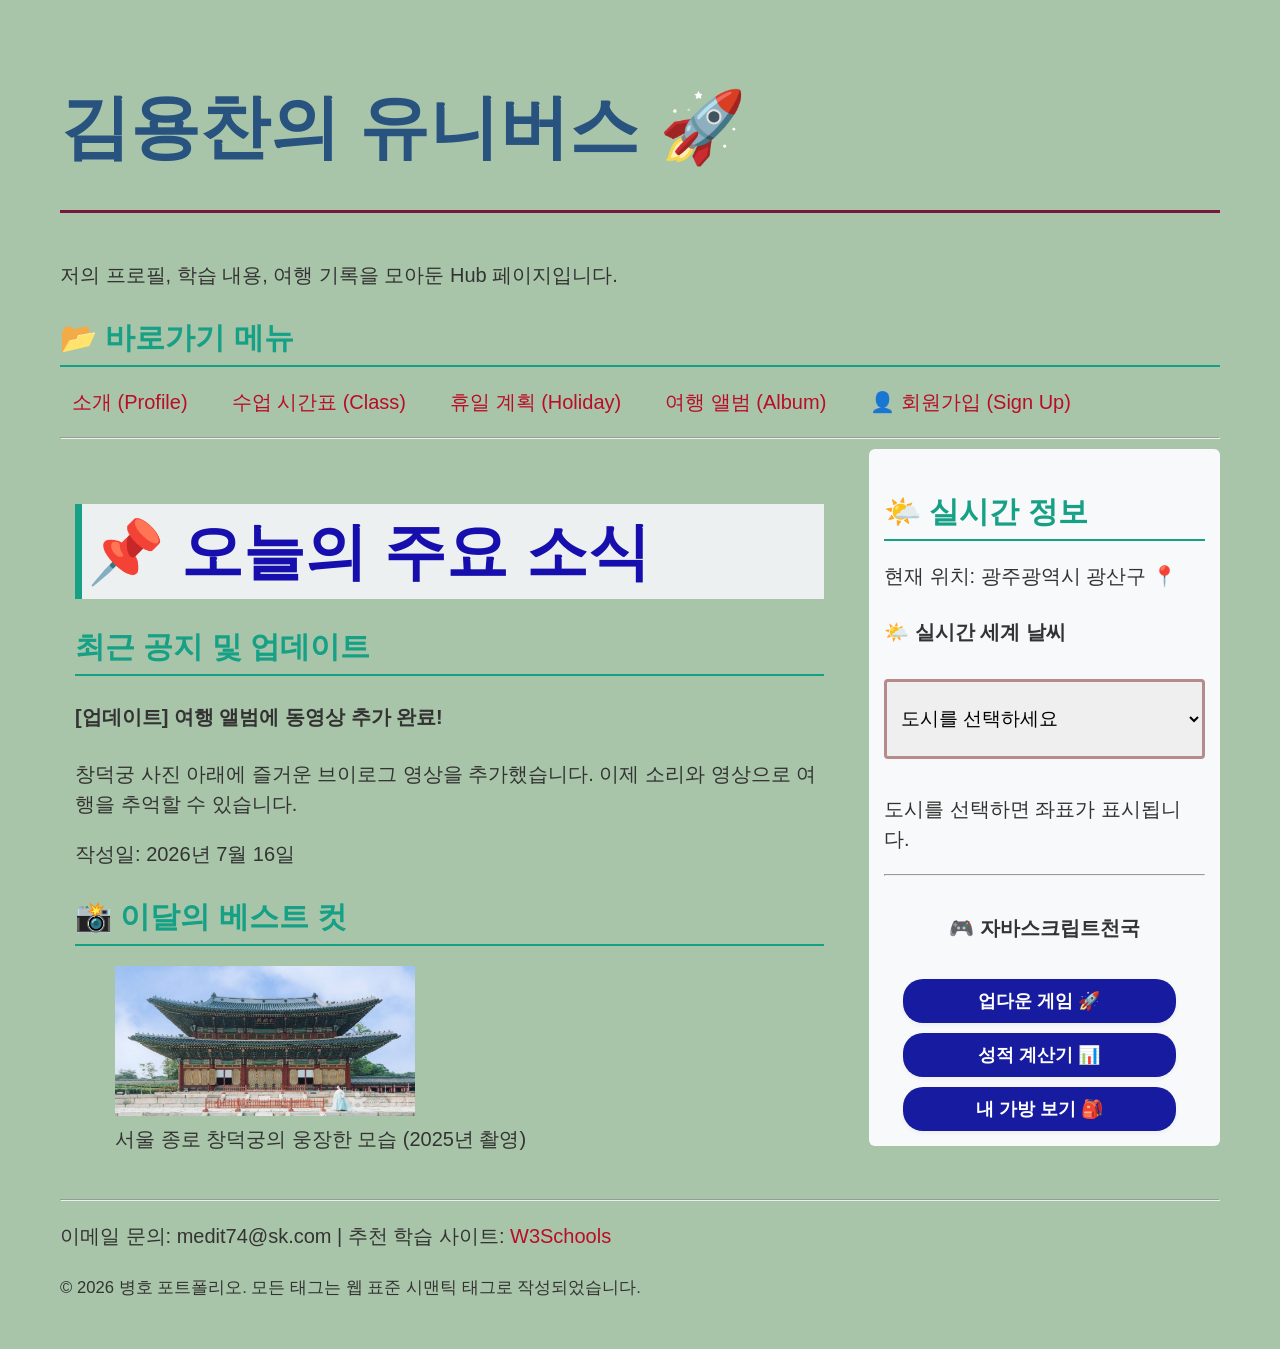
<file: html/index.html>
<!DOCTYPE html>
<html lang="en">
<head>
    <meta charset="UTF-8">
    <meta name="viewport" content="width=device-width, initial-scale=1.0">
    <title>나의 개인 포털 메인</title>
    <link rel="stylesheet" href="../css/style.css">
</head>
<body>
    <div class="container">
        <header>
            <h1>김용찬의 유니버스 🚀</h1>
            <p>저의 프로필, 학습 내용, 여행 기록을 모아둔 Hub 페이지입니다.</p>
        </header>

        <nav>
            <h3>📂 바로가기 메뉴</h3>
            <ul>
                <li><a href="myProfile.html">소개 (Profile)</a></li>
                <li><a href="myClass.html">수업 시간표 (Class)</a></li>
                <li><a href="Holiday.html">휴일 계획 (Holiday)</a></li>
                <li><a href="myTrip.html">여행 앨범 (Album)</a></li>
                <li><a href="signUp.html">👤 회원가입 (Sign Up)</a></li>
            </ul>
        </nav>

        <hr>

        <div class="content-wrapper">
            <main>
                <h2>📌 오늘의 주요 소식</h2>

                <section>
                    <h3>최근 공지 및 업데이트</h3>
                    <article>
                        <h4>[업데이트] 여행 앨범에 동영상 추가 완료!</h4>
                        <p>창덕궁 사진 아래에 즐거운 브이로그 영상을 추가했습니다. 이제 소리와 영상으로 여행을 추억할 수 있습니다.</p>
                        <p>작성일: <time datetime="2026-07-16">2026년 7월 16일</time></p>
                    </article>
                </section>

                <section>
                    <h3>📸 이달의 베스트 컷</h3>
                    <figure>
                        <img src="../media/palace.jpg" width="300" height="150" alt="종로 창덕궁 풍경">
                        <figcaption>서울 종로 창덕궁의 웅장한 모습 (2025년 촬영)</figcaption>
                    </figure>
                </section>
            </main>

            <aside>
                <h3>🌤️ 실시간 정보</h3>
                <p>현재 위치: 광주광역시 광산구 📍</p>
                <section>
                    <h4>🌤️ 실시간 세계 날씨</h4>
                    <select id="city-select">
                        <option value="none">도시를 선택하세요</option>
                        <option value="37.56,126.97">대한민국 서울 🇰🇷</option>
                        <option value="35.15,126.85">대한민국 광주 🇰🇷</option>
                        <option value="35.67,139.65">일본 도쿄 🇯🇵</option>
                        <option value="48.85,2.35">프랑스 파리 🇫🇷</option>
                        <option value="40.71,-74.00">미국 뉴욕 🇺🇸</option>
                        <option value="51.50,-0.12">영국 런던 🇬🇧</option>
                    </select>
                    <div id="weather-box">
                        <p>도시를 선택하면 좌표가 표시됩니다.</p>
                    </div>
                </section>
                <hr> 
                <section class="game-area">
                <h4>🎮 자바스크립트천국</h4>
                <button class="btn-submit" onclick="startGame()">업다운 게임 🚀</button>
                <button class="btn-submit" onclick="checkGrade()">성적 계산기 📊</button>
                <button class="btn-submit" onclick="showMyBag()">내 가방 보기 🎒</button>
                </section>
            </aside>
        </div>
        <hr>

        <footer>
            <p>이메일 문의: medit74@sk.com | 추천 학습 사이트: <a href="https://www.w3schools.com" target="_blank">W3Schools</a></p>
            <p><small>© 2026 병호 포트폴리오. 모든 태그는 웹 표준 시맨틱 태그로 작성되었습니다.</small></p>
        </footer>
    </div>
    <script src="../script/upDown.js"></script>
    <script src="../script/grade.js"></script>
    <script src="../script/bag.js"></script>  
    <!--<script src="../script/weather.js"></script>-->    
    <script type="module" src="../script/realtimeInfo.js"></script>    
</body>
</html>
</file>
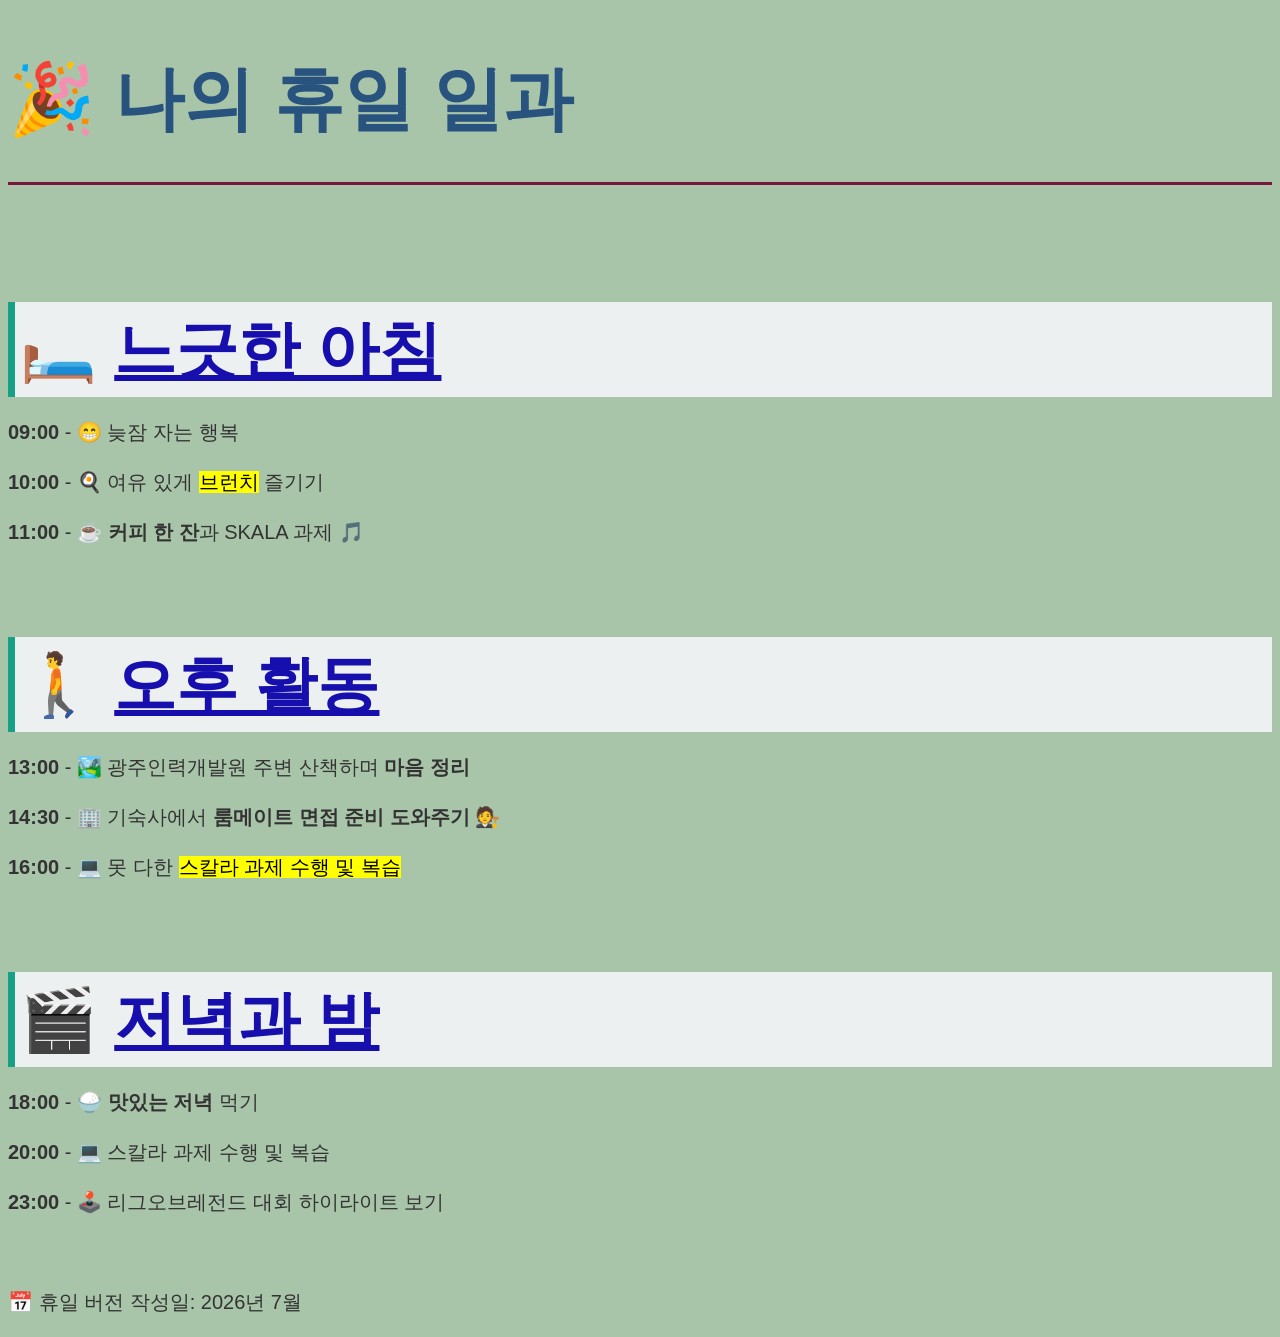
<file: html/holiday.html>
<!DOCTYPE html>
<html lang="ko">
<head>
    <meta charset="UTF-8">
    <meta name="viewport" content="width=device-width, initial-scale=1.0">
    <title>나의 휴일 일과</title>
    <link rel="stylesheet" href="../css/style.css">
</head>
<body>
    <h1>🎉 나의 휴일 일과</h1>
    <br>

    <h2>🛏️ <u>느긋한 아침</u></h2>
    <p><strong>09:00</strong> - 😁 늦잠 자는 행복</p>
    <p><strong>10:00</strong> - 🍳 여유 있게 <mark>브런치</mark> 즐기기</p>
    <p><b>11:00</b> - ☕ <b>커피 한 잔</b>과 SKALA 과제 🎵</p>
    <br>

    <h2>🚶 <u>오후 활동</u></h2>
    <p><strong>13:00</strong> - 🏞️ 광주인력개발원 주변 산책하며 <b>마음 정리</b></p>
    <p><b>14:30</b> - 🏢 기숙사에서 <b>룸메이트 면접 준비 도와주기 🧑‍⚖️</b></p>
    <p><b>16:00</b> - 💻 못 다한 <mark>스칼라 과제 수행 및 복습</mark></p>
    <br>

    <h2>🎬 <u>저녁과 밤</u></h2>
    <p><b>18:00</b> - 🍚 <b>맛있는 저녁</b> 먹기</p>
    <p><b>20:00</b> - 💻 스칼라 과제 수행 및 복습</p>
    <p><b>23:00</b> - 🕹️ 리그오브레전드 대회 하이라이트 보기 </p>
    <br>

    <p>📅 휴일 버전 작성일: 2026년 7월</p>
</body>
</html>
</file>
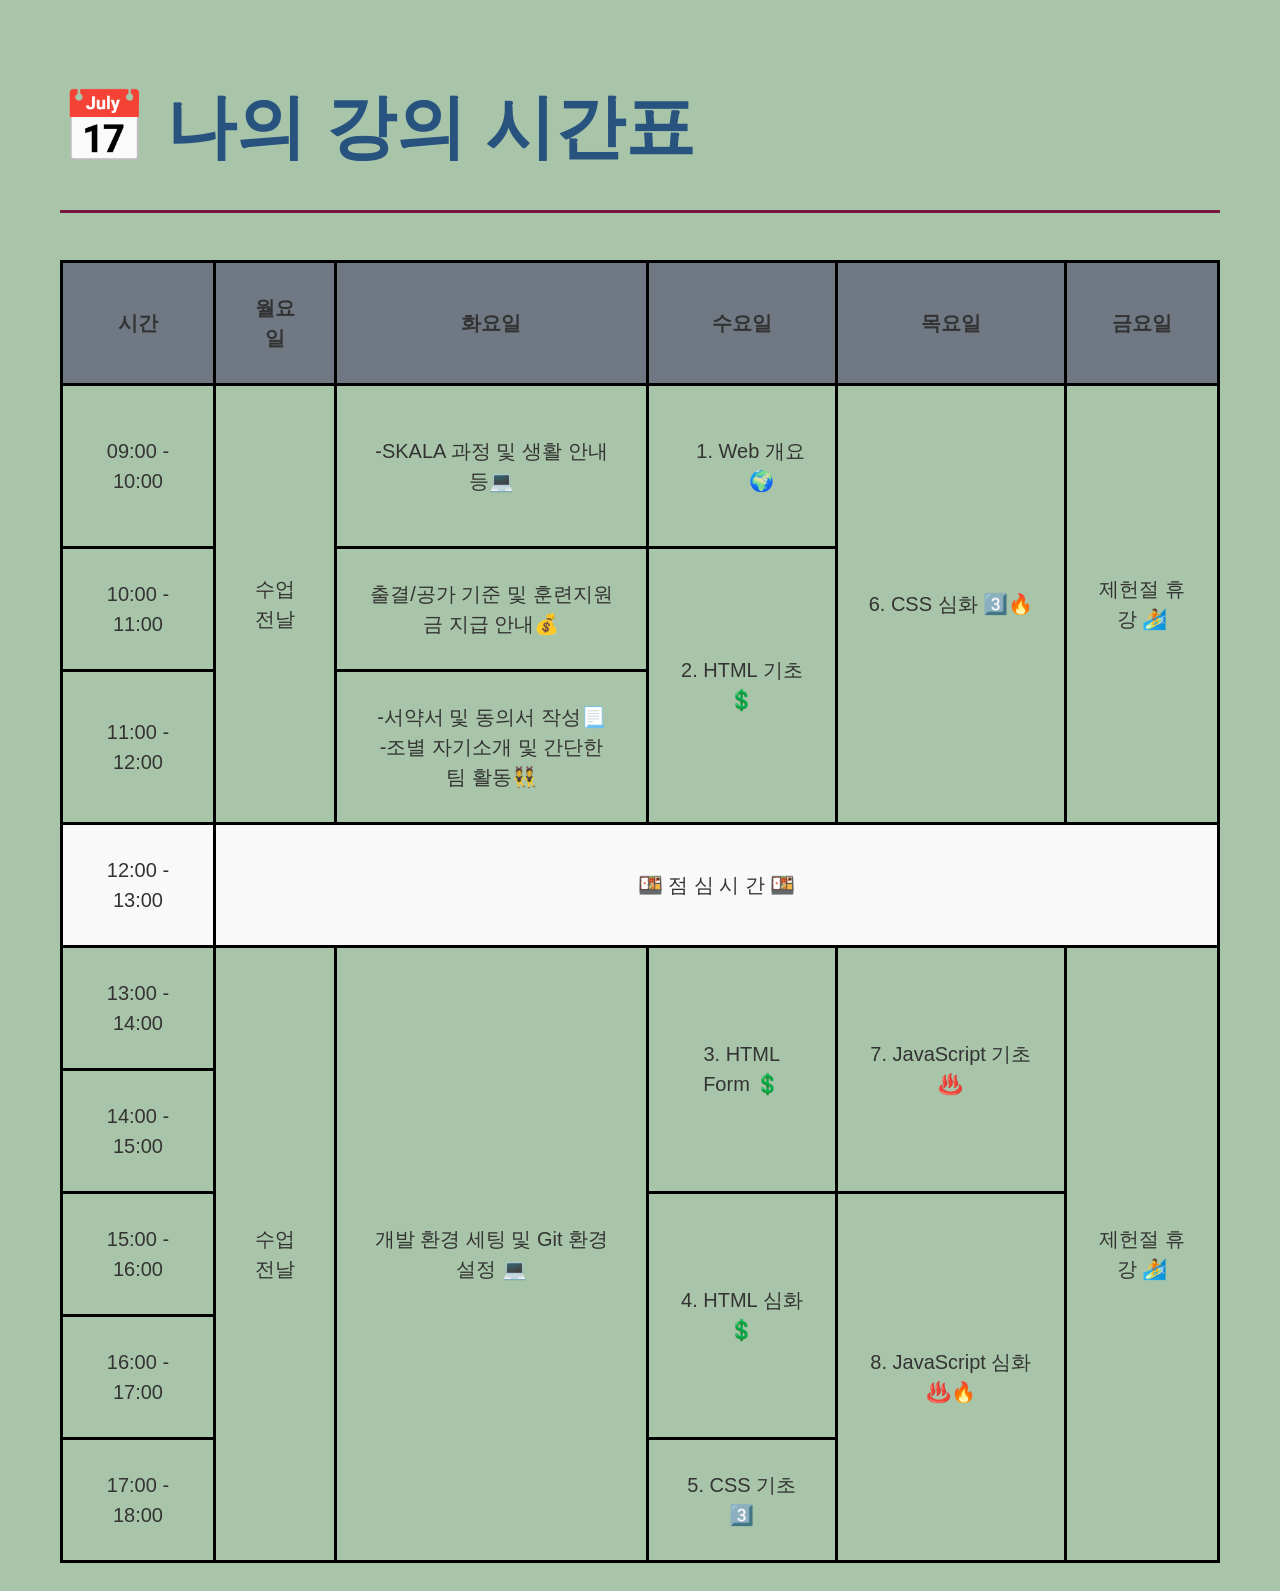
<file: html/myClass.html>
<!DOCTYPE html>
<html lang="ko">
<head>
    <meta charset="UTF-8">
    <meta name="viewport" content="width=device-width, initial-scale=1.0">
    <title>나의 강의 시간표</title>
    <link rel="stylesheet" href="../css/style.css">
</head>
<body>
    <div class="container">
        <h1>📅 나의 강의 시간표</h1>
        
        <table>
            <thead>
                <tr>
                    <th>시간</th>
                    <th>월요일</th>
                    <th>화요일</th>
                    <th>수요일</th>
                    <th>목요일</th>
                    <th>금요일</th>
                </tr>
            </thead>
            <tbody>
                <tr>
                    <td>09:00 - 10:00</td>
                    <td rowspan="3">수업 전날</td>
                    <td>-SKALA 과정 및 생활 안내 등💻</td>
                    <td>
                        <ol>
                            <li>Web 개요 🌍</li>
                        </ol>
                    </td>
                    <td rowspan="3">6. CSS 심화 3️⃣🔥</td>
                    <td rowspan="3">제헌절 휴강 🏄</td>
                </tr>
                <tr>
                    <td>10:00 - 11:00</td>
                    <td>출결/공가 기준 및 훈련지원금 지급 안내💰</td>
                    <td rowspan="2">2. HTML 기초 💲</td>
                </tr>
                <tr>
                    <td>11:00 - 12:00</td>
                    <td>-서약서 및 동의서 작성📃<br>-조별 자기소개 및 간단한 팀 활동👯</td>
                </tr>
                
                <tr align="center" bgcolor="#f9f9f9">
                    <td>12:00 - 13:00</td>
                    <td colspan="5">🍱 점 심 시 간 🍱</td>
                </tr>
                
                <tr>
                    <td>13:00 - 14:00</td>
                    <td rowspan="5">수업 전날</td>
                    <td rowspan="5">개발 환경 세팅 및 Git 환경설정 💻</td>
                    <td rowspan="2">3. HTML Form 💲</td>
                    <td rowspan="2">7. JavaScript 기초 ♨️</td>
                    <td rowspan="5">제헌절 휴강 🏄</td>
                </tr>
                <tr>
                    <td>14:00 - 15:00</td>
                </tr>
                <tr>
                    <td>15:00 - 16:00</td>
                    <td rowspan="2">4. HTML 심화 💲</td>
                    <td rowspan="3">8. JavaScript 심화 ♨️🔥</td>
                </tr>
                <tr>
                    <td>16:00 - 17:00</td>
                </tr>
                <tr>
                    <td>17:00 - 18:00</td>
                    <td>5. CSS 기초 3️⃣</td>
                </tr>
            </tbody>
        </table>
    </div>
</body>
</html>
</file>
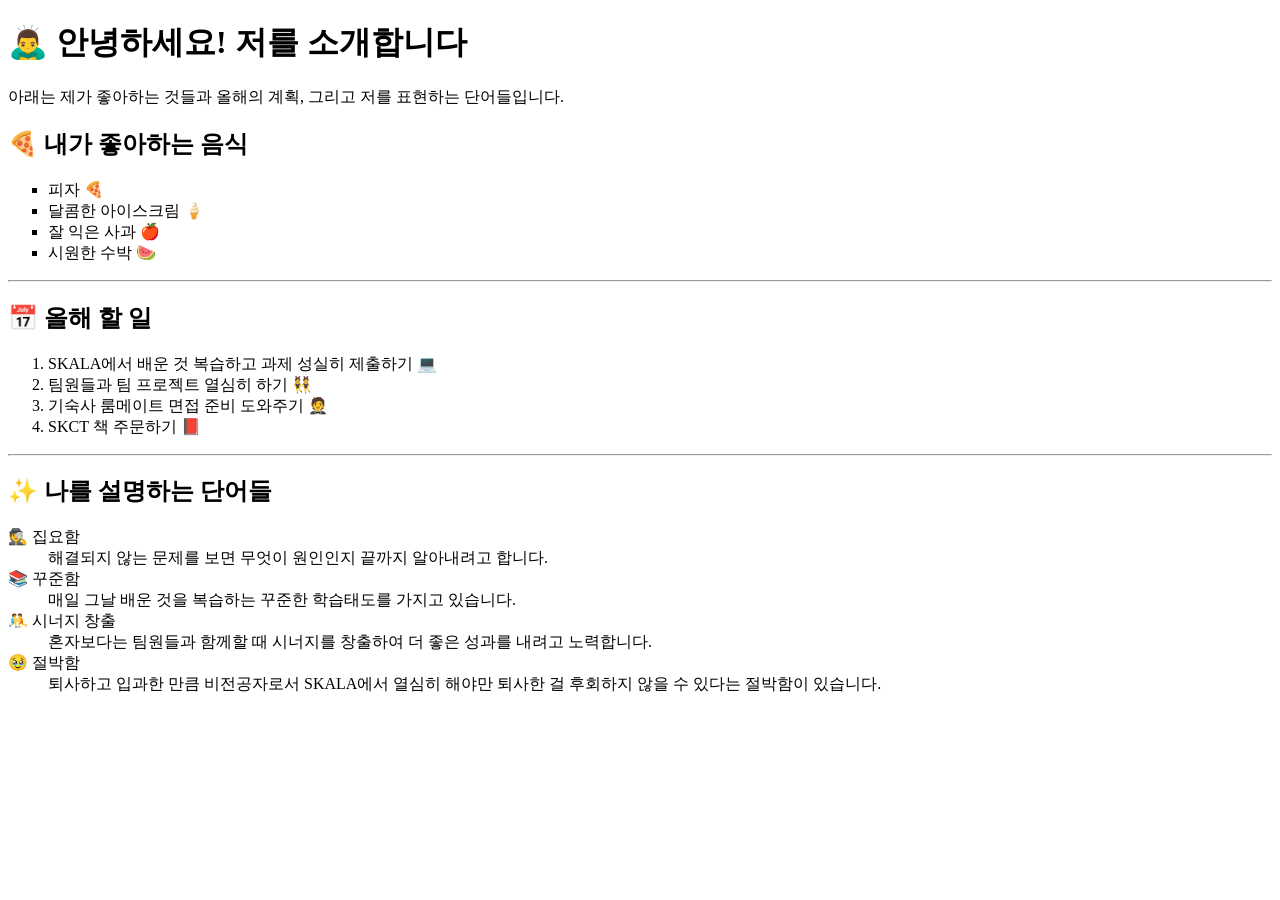
<file: html/myProfile.html>
<!DOCTYPE html>
<html lang="ko">
<head>
    <meta charset="UTF-8">
    <meta name="viewport" content="width=device-width, initial-scale=1.0">
    <title>나의 프로필 페이지</title>
  
</head>
<body>

    <h1>🙇‍♂️ 안녕하세요! 저를 소개합니다</h1>
    <p>아래는 제가 좋아하는 것들과 올해의 계획, 그리고 저를 표현하는 단어들입니다.</p>

    <!-- 1. 내가 좋아하는 음식 (순서 없는 리스트) -->
    <h2>🍕 내가 좋아하는 음식</h2>
    <ul style="list-style-type:square;">
        <li>피자 🍕</li>
        <li>달콤한 아이스크림 🍦</li>
        <li>잘 익은 사과 🍎</li>
        <li>시원한 수박 🍉</li>
    </ul>

    <hr>

    <!-- 2. 올 해 할 일 (순서 있는 리스트) -->
    <h2>📅 올해 할 일</h2>
    <ol>
        <li>SKALA에서 배운 것 복습하고 과제 성실히 제출하기 💻</li>
        <li>팀원들과 팀 프로젝트 열심히 하기 👯</li>
        <li>기숙사 룸메이트 면접 준비 도와주기 🤵</li>
        <li>SKCT 책 주문하기 📕</li>
    </ol>

    <hr>

    <!-- 3. 나를 설명하는 단어들 (정의형 목록) -->
    <h2>✨ 나를 설명하는 단어들</h2>
    <dl>
        <dt>🕵️ 집요함</dt>
        <dd>해결되지 않는 문제를 보면 무엇이 원인인지 끝까지 알아내려고 합니다.</dd>
        
        <dt>📚 꾸준함</dt>
        <dd>매일 그날 배운 것을 복습하는 꾸준한 학습태도를 가지고 있습니다.</dd>
        
        <dt>🤼 시너지 창출</dt>
        <dd>혼자보다는 팀원들과 함께할 때 시너지를 창출하여 더 좋은 성과를 내려고 노력합니다.</dd>

        <dt>🥹 절박함</dt>
        <dd>퇴사하고 입과한 만큼 비전공자로서 SKALA에서 열심히 해야만 퇴사한 걸 후회하지 않을 수 있다는 절박함이 있습니다.</dd>
    </dl>

</body>
</html>
</file>
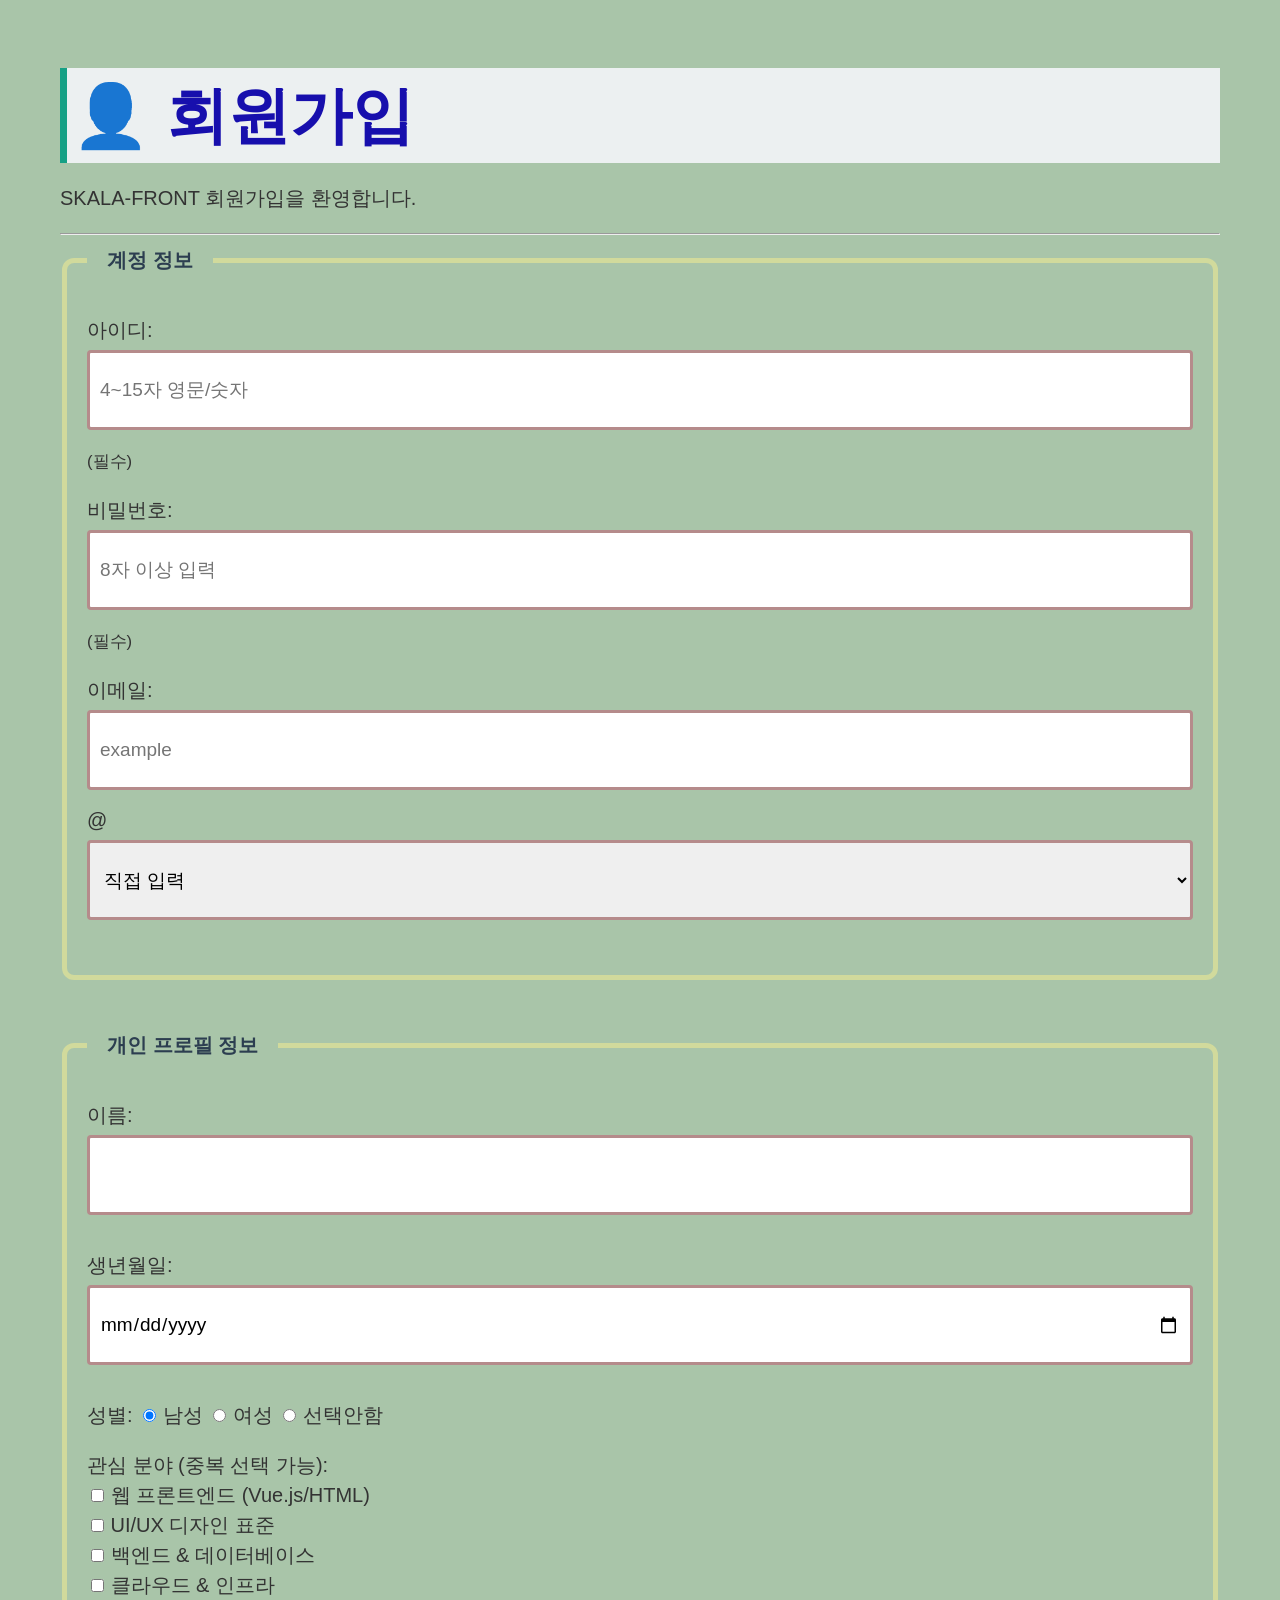
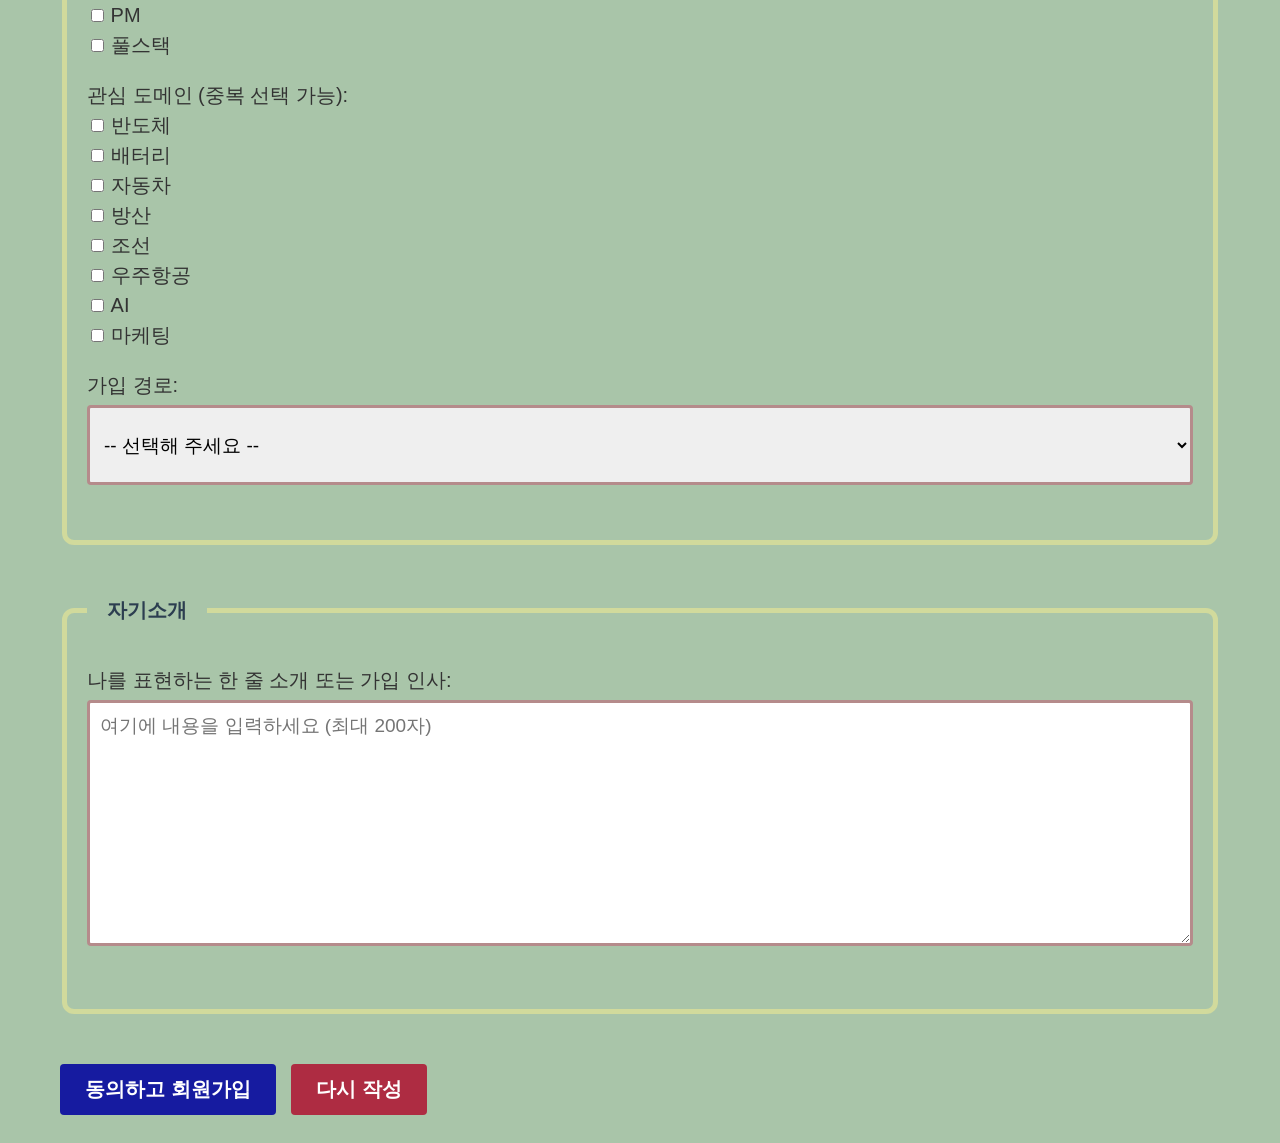
<file: html/SignUp.html>
<!DOCTYPE html>
<html lang="ko">
<head>
    <meta charset="UTF-8">
    <meta name="viewport" content="width=device-width, initial-scale=1.0">
    <title>회원가입</title>
    <link rel="stylesheet" href="../css/style.css">
</head>
<body>
    <div class="container">

<h2>👤 회원가입</h2>
    <p>SKALA-FRONT 회원가입을 환영합니다.</p>
    <hr>

    <form action="signUpResult.html" method="get">
        
        <fieldset>
            <legend>계정 정보</legend>
            <p>
                <label for="userId">아이디: </label>
                <input type="text" id="userId" name="userId" minlength="4" maxlength="15" required placeholder="4~15자 영문/숫자">
                <small>(필수)</small>
            </p>
            <p>
                <label for="userPw">비밀번호: </label>
                <input type="password" id="userPw" name="userPw" minlength="8"  placeholder="8자 이상 입력">
                <small>(필수)</small>
            </p>
            <p>
                <label for="userEmail">이메일: </label>
                <input type="text" id="userEmail" name="userEmail" placeholder="example">
                @
                <select name="emailDomain">
                    <option value="direct">직접 입력</option>
                    <option value="naver.com">naver.com</option>
                    <option value="gmail.com">gmail.com</option>
                    <option value="daum.net">daum.net</option>
                </select>
            </p>
        </fieldset>

        <br>

        <fieldset>
            <legend>개인 프로필 정보</legend>
            <p>
                <label for="userName">이름: </label>
                <input type="text" id="userName" name="userName" required>
            </p>
            <p>
                <label for="userBirth">생년월일: </label>
                <input type="date" id="userBirth" name="userBirth">
            </p>
            <p>
                성별: 
                <label><input type="radio" name="gender" value="male" checked> 남성</label>
                <label><input type="radio" name="gender" value="female"> 여성</label>
                <label><input type="radio" name="gender" value="none"> 선택안함</label>
            </p>
            <p>
                관심 분야 (중복 선택 가능): <br>
                <label><input type="checkbox" name="interest" value="frontend"> 웹 프론트엔드 (Vue.js/HTML)</label><br>
                <label><input type="checkbox" name="interest" value="uiux"> UI/UX 디자인 표준</label><br>
                <label><input type="checkbox" name="interest" value="backend"> 백엔드 & 데이터베이스</label><br>
                <label><input type="checkbox" name="interest" value="devops"> 클라우드 & 인프라</label><br>
                <label><input type="checkbox" name="interest" value="Project Manager"> PM</label><br>
                <label><input type="checkbox" name="interest" value="Full stack"> 풀스택</label>
            </p>
            
            <p>
                관심 도메인 (중복 선택 가능): <br>
                <label><input type="checkbox" name="interest" value="Semiconductor"> 반도체</label><br>
                <label><input type="checkbox" name="interest" value="Battery"> 배터리</label><br>
                <label><input type="checkbox" name="interest" value="Car"> 자동차</label><br>
                <label><input type="checkbox" name="interest" value="Defense"> 방산</label><br>
                <label><input type="checkbox" name="interest" value="Shipbuilding"> 조선</label><br>
                <label><input type="checkbox" name="interest" value="Aerospace"> 우주항공</label><br>
                <label><input type="checkbox" name="interest" value="Artificial Intelligence"> AI</label><br>
                <label><input type="checkbox" name="interest" value="Marketing"> 마케팅</label>
            </p>

            <p>
                <label for="joinPath">가입 경로: </label>
                <select id="joinPath" name="joinPath">
                    <option value="" disabled selected>-- 선택해 주세요 --</option>
                    <option value="search">인터넷 검색</option>
                    <option value="friend">지인 추천</option>
                    <option value="sns">SNS 광고</option>
                    <option value="sns">교내 모집 공고</option>
                    <option value="sns">채용 포털(예:자소설닷컴, 잡코리아, 사람인 등)</option>
                    <option value="etc">기타</option>
                </select>
            </p>
        </fieldset>

        <br>

        <fieldset>
            <legend>자기소개</legend>
            <p>
                <label for="intro">나를 표현하는 한 줄 소개 또는 가입 인사:</label><br>
                <textarea id="intro" name="intro" rows="10" cols="80" placeholder="여기에 내용을 입력하세요 (최대 200자)"></textarea>
            </p>
        </fieldset>

        <br>

        <input type="submit" class="btn-submit" value="동의하고 회원가입">
        <input type="reset" class="btn-reset" value="다시 작성">

    </form>

    </div>
</body>
</html>
</file>
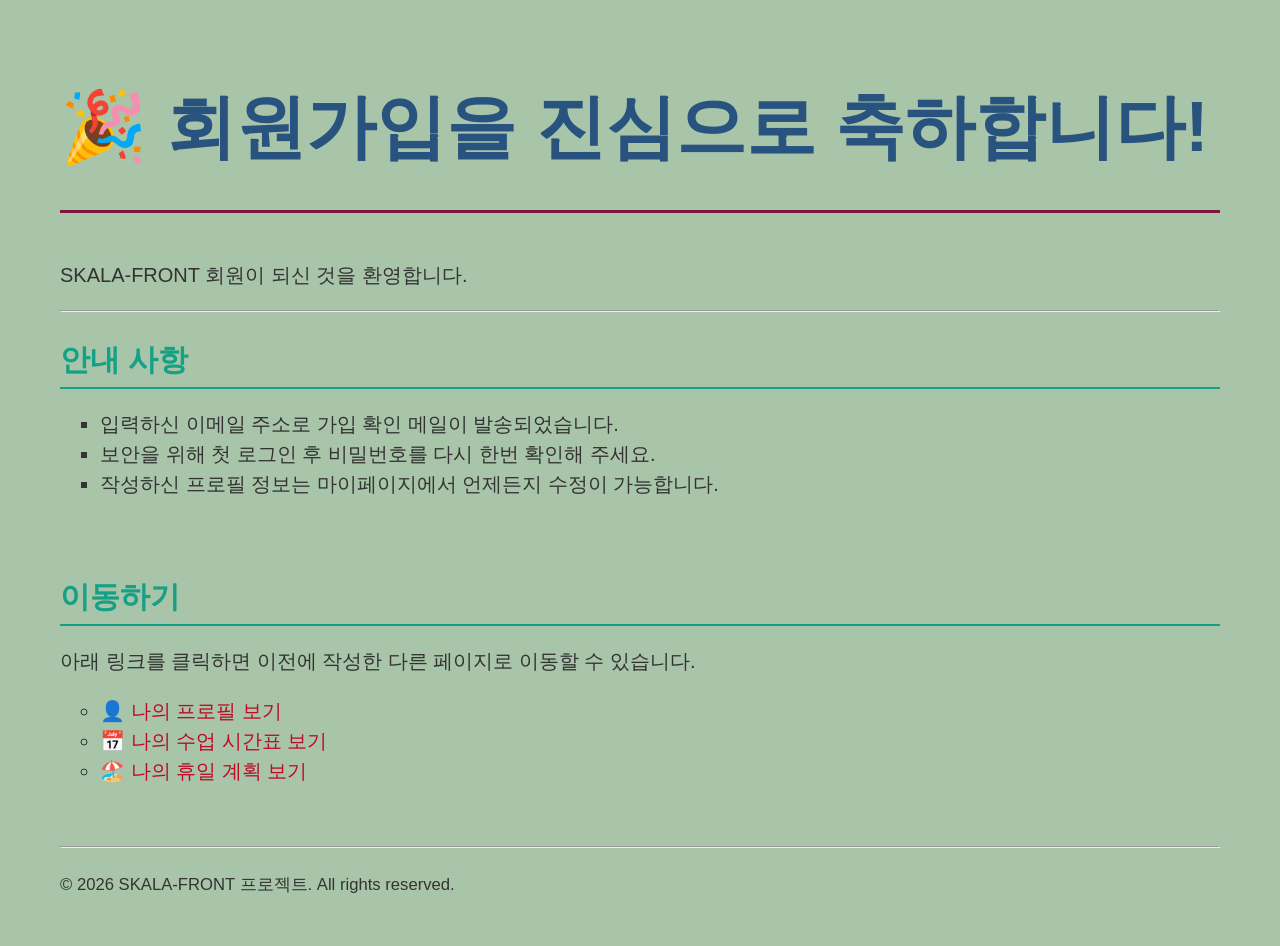
<file: html/signUpResult.html>
<!DOCTYPE html>
<html lang="ko">
<head>
    <meta charset="UTF-8">
    <meta name="viewport" content="width=device-width, initial-scale=1.0">
    <title>회원가입 완료 - 환영합니다!</title>
    <link rel="stylesheet" href="../css/style.css">
</head>
<body>
    <div class="container">

    <h1>🎉 회원가입을 진심으로 축하합니다!</h1>
    <p>SKALA-FRONT 회원이 되신 것을 환영합니다.</p>
    <hr>

    <h3>안내 사항</h3>
    <ul style="list-style-type:square;">
        <li>입력하신 이메일 주소로 가입 확인 메일이 발송되었습니다.</li>
        <li>보안을 위해 첫 로그인 후 비밀번호를 다시 한번 확인해 주세요.</li>
        <li>작성하신 프로필 정보는 마이페이지에서 언제든지 수정이 가능합니다.</li>
    </ul>

    <br>

    <h3>이동하기</h3>
    <p>아래 링크를 클릭하면 이전에 작성한 다른 페이지로 이동할 수 있습니다.</p>
    
    <ul style="list-style-type:circle;">
        <li><a href="myProfile.html">👤 나의 프로필 보기</a></li>
        <li><a href="myClass.html">📅 나의 수업 시간표 보기</a></li>
        <li><a href="myHoliday.html">🏖️ 나의 휴일 계획 보기</a></li>
    </ul>

    <br>
    <hr>
    <p><small>© 2026 SKALA-FRONT 프로젝트. All rights reserved.</small></p>

    </div>
</body>
</html>
</file>
<file: css/style.css>
/* ==========================================================================
   [미션 1] 구글 폰트 불러오기
   ========================================================================== */
/* 구글 폰트 서버에서 Noto Sans KR(400:기본, 700:두껍게) 글꼴을 로드합니다. */
@import url('https://fonts.googleapis.com/css2?family=Dongle&display=swap');

/* 전체 페이지 글꼴 및 배경 기본 설정 */
body {
    font-family: 'Oswald', sans-serif; /* 구글 폰트를 적용하고, 실패 시 기본 고딕체 사용 */
    line-height: 1.5;                  /* 줄간격을 넓혀 가독성 확보 */
    color: #333333;                  /* 너무 완전한 검은색(#000)보다 눈이 편한 짙은 회색 */
    background-color: #a9c5a9;       /* 생기 있는 느낌의 에메랄드 그린 */
    font-size: 20px;
}

/* 메인 제목 스타일 (h1) */
h1 {
    color: #28537f;         /* 신뢰감을 주는 짙은 남색(Navy) */
    font-size: 70px;           /* 글자 크기 */
    padding-bottom: 30px;     /* 밑줄과 글자 사이의 여백 */
    border-bottom: 3px solid #7a163e; /* 제목 아래에 도톰한 메인 컬러 선 추가 */
}

/* 부제목 h2: 꽉 찬 한 줄 띠지 느낌 (주요 구역 구분) */
h2 {
    color: #170fad;             /* 메인 남색 적용 */
    font-size: 62px;           /* h1보다 조금 작은 크기 */
    background-color: #ecf0f1;  /* 밝은 회색 배경색으로 한 줄을 채움 */
    padding: 1px 5px;         /* 박스 내부 여백 (상하 1px, 좌우 5px) */
    border-left: 7px solid #16a085; /* 왼쪽에 포인트가 되는 청록색 두꺼운 선 추가 */
    margin-top: 40px;           /* 위쪽 콘텐츠와 충분한 거리 확보 */
    margin-bottom: 15px;        /* 아래쪽 콘텐츠와의 간격 */
}

/* 소제목 h3: 말머리 기호(💡/📌 등)를 깔끔하게 강조하는 밑줄 형태 */
h3 {
    color: #16a085;             /* 포인트 청록색 적용 */
    font-size: 30px;           /* 본문보다 약간 큰 크기 */
    padding-bottom: 5px;        /* 밑줄과의 간격 */
    border-bottom: 2px solid #16a085; /* 아래쪽에 깔끔한 실선 추가 */
    margin-top: 25px;
    margin-bottom: 10px;
}

/* 기본 a 태그 스타일 (기존 코드 유지) */
a {
    color: #ba0c26;
    text-decoration: none; /* 밑줄을 빼기 */
}

/* 1. 첫 번째 li에 마우스를 올렸을 때, 그 안의 a 태그만 파랗게 변경 */
ul li:first-child:hover a {
    color: rgb(37, 34, 130);
    text-decoration: underline; /* 마우스 올렸을 때만 밑줄 슥 */
}

/* 2. 나머지 짝수 li들의 a 태그에 마우스 올렸을 때 반응 */
ul li:nth-child(even):hover a {
    color: rgb(188, 173, 8);
    text-decoration: underline; /* 마우스 올렸을 때만 밑줄 슥 */
}

/* ==========================================================================
   [미션 2] 실습과제 박스 모델의 이해
   ========================================================================== */

/* 박스 크기 계산법 고정 */
* {
    box-sizing: border-box;
}

/* 전체 화면 폭 제한 및 중앙 정렬 (.container) */
.container {
    max-width: 1200px;       /* 화면의 최대 가로 폭을 800px로 제한 */
    margin: 0 auto;         /* 위아래 여백은 0, 좌우는 알아서(auto) 채워 중앙 정렬 */
    padding: 20px;          /* 브라우저 가장자리에 딱 붙지 않도록 안쪽 여백 추가 */
}

/* 여행 앨범의 개별 카드 스타일링 (.trip-card) */
.trip-card {
    background-color: #ffffff;      /* 카드 배경은 깔끔한 흰색 */
    border: 1px solid #e6c0c0;      /* 연한 빨간색 테두리 선 */
    border-radius: 12px;             /* 모서리를 부드럽게 깎음 */
    padding: 5px;                  /* 카드 내부 테두리와 콘텐츠 사이의 사소한 여백 */
    margin-bottom: 15px;            /* 카드와 카드 사이가 떨어지도록 바깥 아래 여백 추가 */
    
    /* 그림자 효과 효과 (선택 사항이지만 박스 모델의 입체감을 주기 좋습니다) */
    box-shadow: 0 2px 5px rgba(0,0,0,0.05); 
}

/* 카드 내부의 이미지 조절 */
.trip-card img {
    display: block;                 /* 이미지를 블록화하여 아래 글씨와 자연스럽게 줄바꿈 */
    margin-bottom: 12px;            /* 이미지와 아래 설명 글씨 사이의 여백 */
    max-width: 100%;                /* 이미지가 부모 박스 밖으로 삐져나가지 않게 방지 */
    height: auto;
}

/* 시간표 테이블 정돈 (myClass.html) */
table {
    width: 100%;                    /* 테이블이 부모 폭(800px)에 가득 차도록 설정 */
    border-collapse: collapse;      /* HTML 특유의 겹치고 떨어져 있는 이중 테두리를 하나로 병합 */
    margin-top: 20px;
}

th, td {
    border: 3px solid #000000;      /*  정돈된 테두리 */
    padding: 30px;                  /* 셀 내부 여백을 늘려 쾌적하게 텍스트 배치 */
    text-align: center;             /* 글자 중앙 정렬 */
}

th {
    background-color: #707983;      /* 헤더 영역 배경색 지정을 통한 구분 */
}

/* ==========================================================================
   [미션 3] 가독성 높은 회원가입 폼
   ========================================================================== */
/* 그룹 상자(fieldset)와 제목(legend) 다듬기 */
fieldset {
    border: 5px solid #d1da9c;      /* 딱딱한 검은 선을 연한 노란색 실선으로 변경 */
    border-radius: 12px;             /* 모서리를 둥글게 처리 */
    padding: 20px;                  /* 그룹 상자 내부 여백을 두툼하게 설정 */
    margin-bottom: 20px;            /* fieldset끼리 서로 겹치지 않게 바깥 여백 추가 */
}

legend {
    font-weight: bold;              /* 그룹 제목은 두껍게 */
    color: #2c3e50;                 /* 메인 남색 적용 */
    padding: 0 20px;                /* 선과 글자가 붙지 않도록 좌우 여백 추가 */
}

/* 텍스트 입력창, 비밀번호창, 셀렉트 박스 일괄 디자인 (태그 및 속성 선택자 활용) */
input[type="text"],
input[type="password"],
input[type="email"],
input[type="date"],
select,
textarea {
    width: 100%;                    /* 입력창들을 부모 박스 가로 폭에 가득 차게 늘림 */
    padding: 10px;                  /* 글자가 입력되는 내부 여백을 늘려 쾌적하게 만듦 */
    margin-top: 5px;                /* label 글씨 바로 밑으로 내려오도록 위쪽 마진 추가 */
    margin-bottom: 15px;            /* 다음 항목과의 간격 벌리기 */
    border: 3px solid #b58b8b;      /* 부드러운 테두리 선 */
    border-radius: 4px;             /* 입력창 모서리 깎기 */
    font-family: inherit;           /* body에 지정된 구글 폰트를 입력창 내부에도 상속 */
    font-size: 0.95em;
    min-height: 80px;
}

/* 라디오 버튼과 체크박스는 가로 폭 100%에서 제외 (중요!) */
input[type="radio"],
input[type="checkbox"] {
    width: auto;                    /* 동그라미/네모 상자가 거대해지는 것을 방지 */
    margin-right: 1px;              /* 우측 글씨와의 간격 조금만 확보 */
    cursor: pointer;                /* 마우스를 올렸을 때 손가락 모양으로 변경 */
}

/* 자기소개창(textarea) 크기 고정 */
textarea {
    resize: vertical;               /* 사용자가 가로로 늘려서 레이아웃이 깨지는 것을 방지 (세로만 조절 가능) */
    min-height: 240px;              /* 최소 높이 지정 */
}

/* 버튼 공통 스타일링 */
.btn-submit,
.btn-reset {
    padding: 12px 25px;             /* 버튼을 누르기 편하게 뚱뚱하게 만듦 */
    font-size: 1em;
    font-weight: bold;
    border: none;                   /* 기본 브라우저가 주는 투박한 테두리 제거 */
    border-radius: 4px;             /* 모서리 둥글게 */
    cursor: pointer;                /* 마우스 포인터 손가락 모양으로 */
    margin-right: 10px;             /* 버튼끼리 떨어지도록 우측 간격 추가 */
}

/* 회원가입 버튼 개별 스타일 (메인 포인터 컬러) */
.btn-submit {
    background-color: #161ba0;      /* 메인 파란색 배경 */
    color: #ffffff;                 /* 글자색 흰색 */
}

/* 다시 작성 버튼 개별 스타일 (서브 회색 컬러) */
.btn-reset {
    background-color: #ae2c42;      /* 차분한 빨간색 배경 */
    color: #ffffff;
}

/* ==========================================================================
   [미션 4] Flex와 Grid로 레이아웃 잡기
   ========================================================================== */
/* Flexbox 활용: 가로 메뉴 바 및 부드러운 전환(Transition) */
nav ul {
    display: flex;
    list-style: none;
    padding: 0;
    gap: 20px;
}

nav a {
    padding: 8px 16px;
    border-radius: 4px;
    transition: background-color 0.3s ease, color 0.3s ease; /* 부드러운 변화 */
}

nav a:hover {
    background-color: #16a085;
    color: #ffffff;
}

/* Grid 활용: 여행지 앨범 3열 바둑판 배치 */
.trip-grid-container {
    display: grid;
    grid-template-columns: repeat(3, 1fr); /* 3열 구조 */
    gap: 20px;
}

.content-wrapper {
    display: flex;      /* 가로 배치 선언 */
    gap: 30px;          /* 본문과 사이드바 사이의 여백 */
    align-items: flex-start; /* 두 영역의 높이가 달라도 디자인이 깨지지 않게 설정 */
}

/** Flexbox로 메인 콘텐츠와 사이드바를 나란히 배치하기 **/ 
main {
    flex: 7;            /* 전체 공간 중 70%만큼의 비율을 차지 */
    padding: 15px;
}
aside {
    flex: 3;            /* 전체 공간 중 30%만큼의 비율을 차지 */
    background-color: #f8f9fa; /* 사이드바 구분을 위해 연한 배경색 추가 */
    padding: 15px;
    border-radius: 6px;
}

/* ==========================================================================
   [미션 5] 반응형 미디어 쿼리 (스마트폰 및 태블릿 크기 화면)
   ========================================================================== */
/* 화면 가로 폭이 768px 이하(모바일 기기 수준)가 되면 아래 규칙들이 발동합니다. */
@media (max-width: 768px) {
    
    /* 1. 메인 메뉴바를 가로 배치에서 세로 쌓기 구조로 변경 */
    nav ul {
        flex-direction: column;
        gap: 10px;
    }
    
    /* 2. ★ 추가: 오늘의 주요소식(main)과 실시간 정보(aside)를 세로 1열로 정렬 */
    .content-wrapper {
        flex-direction: column; /* 가로(row)로 나열되던 flex 아이템들을 세로(column)로 변경 */
        gap: 20px;
    }

    /* 모바일에서는 본문과 사이드바가 둘 다 화면 꽉 차게 100% 폭을 쓰도록 유도 */
    main, aside {
        width: 100%;
    }
    
    /* 3. 여행 앨범 3열 바둑판을 모바일에서는 1열(1fr)로 늘려서 시원하게 보여줌 */
    .trip-grid-container {
        grid-template-columns: 1fr;
    }
}


/* ==========================================================================
   [미션 6] 부드러운 전환(Transitions) 및 등장 애니메이션(Animations)
   ========================================================================== */
/* [1-1] 메뉴 바 링크 호버 효과 */
nav a {
    /* 배경색과 글자색이 바뀔 때 0.3초 동안 부드럽게 스르륵 변하도록 설정 */
    transition: background-color 0.3s ease, color 0.3s ease;
    padding: 6px 12px;
    border-radius: 4px;
}

nav a:hover {
    background-color: #16a085;      /* 마우스를 올리면 포인트 청록색 배경 */
    color: #ffffff;                 /* 글자색은 흰색으로 변경 */
}

/* [1-2] 회원가입 및 다시작성 버튼 호버 효과 */
.btn-submit,
.btn-reset {
    /* 모든 변경사항(배경색, 불투명도 등)을 0.2초간 부드럽게 처리 */
    transition: all 0.2s ease;
}

/* 회원가입 버튼에 마우스를 올리면 살짝 더 어두운 청록색으로 변경 */
.btn-submit:hover {
    background-color: #117a65;
}

/* 다시작성 버튼에 마우스를 올리면 살짝 더 어두운 회색으로 변경 */
.btn-reset:hover {
    background-color: #95a5a6;
}


/* 2. 마우스 호버 시 둥실 떠오르는 효과 (Transform & Shadow) */

/* 여행 앨범의 카드 스타일 수정 및 추가 */
.trip-card {
    /* 위치 변경(transform)과 그림자(box-shadow)가 변할 때 0.3초 동안 부드럽게 움직이도록 설정 */
    transition: transform 0.3s ease, box-shadow 0.3s ease;
}

/* 사용자가 여행 카드에 마우스를 올렸을 때(Hover) */
.trip-card:hover {
    transform: translateY(-8px);     /* 카드를 Y축(위쪽) 방향으로 8px만큼 들어 올림 */
    box-shadow: 0 10px 20px rgba(0, 0, 0, 0.15); /* 그림자를 더 넓고 진하게 하여 공중 붕 뜬 입체감 부여 */
}

/* 3. 메인 페이지 웰컴 키프레임 애니메이션 (@keyframes) */

/* [3-1] 아래에서 위로 부드럽게 페이드인 되는 애니메이션 설정 구조 정의 */
@keyframes fadeInUp {
    from {
        opacity: 0;                 /* 처음에는 투명하게 숨김 */
        transform: translateY(20px); /* 원래 위치보다 20px 아래에서 시작 */
    }
    to {
        opacity: 1;                 /* 선명하게 나타남 */
        transform: translateY(0);    /* 제자리로 정착 */
    }
}

/* [3-2] 정의한 fadeInUp 애니메이션을 index.html의 헤더 타이틀에 적용 */
header h1 {
    /* 애니메이션 이름 / 0.8초 동안 실행 / 부드럽게 끝남 / 애니메이션이 끝난 후 최종 상태(to) 유지 */
    animation: fadeInUp 0.8s ease-out forwards;
}

/* ==========================================================================
   [No 미션] 그냥 자바스크립트 천국영역 예쁘게 꾸미기
   ========================================================================== */

aside section:last-child {
    display: flex;
    flex-direction: column;
    align-items: center; /* 버튼들을 정가운데로 정렬 */
    gap: 10px;
}

aside section:last-child button {
    width: 85%;                 /* 가로 폭을 85%로 줄여서 좌우 여백 확보 */
    padding: 10px;
    border: none;
    border-radius: 20px;        /* 조약돌처럼 둥글고 귀여운 알약 모양 버튼 */
    font-size: 0.9em;
    font-weight: bold;
    color: #ffffff;
    cursor: pointer;
    box-shadow: 0 2px 5px rgba(0,0,0,0.05); /* 은은한 그림자 추가 */
    transition: all 0.2s ease;
}

/* 마우스 올렸을 때 둥실 떠오르는 효과 */
aside section:last-child button:hover {
    transform: translateY(-2px);
    box-shadow: 0 4px 10px rgba(0,0,0,0.15);
}
</file>
